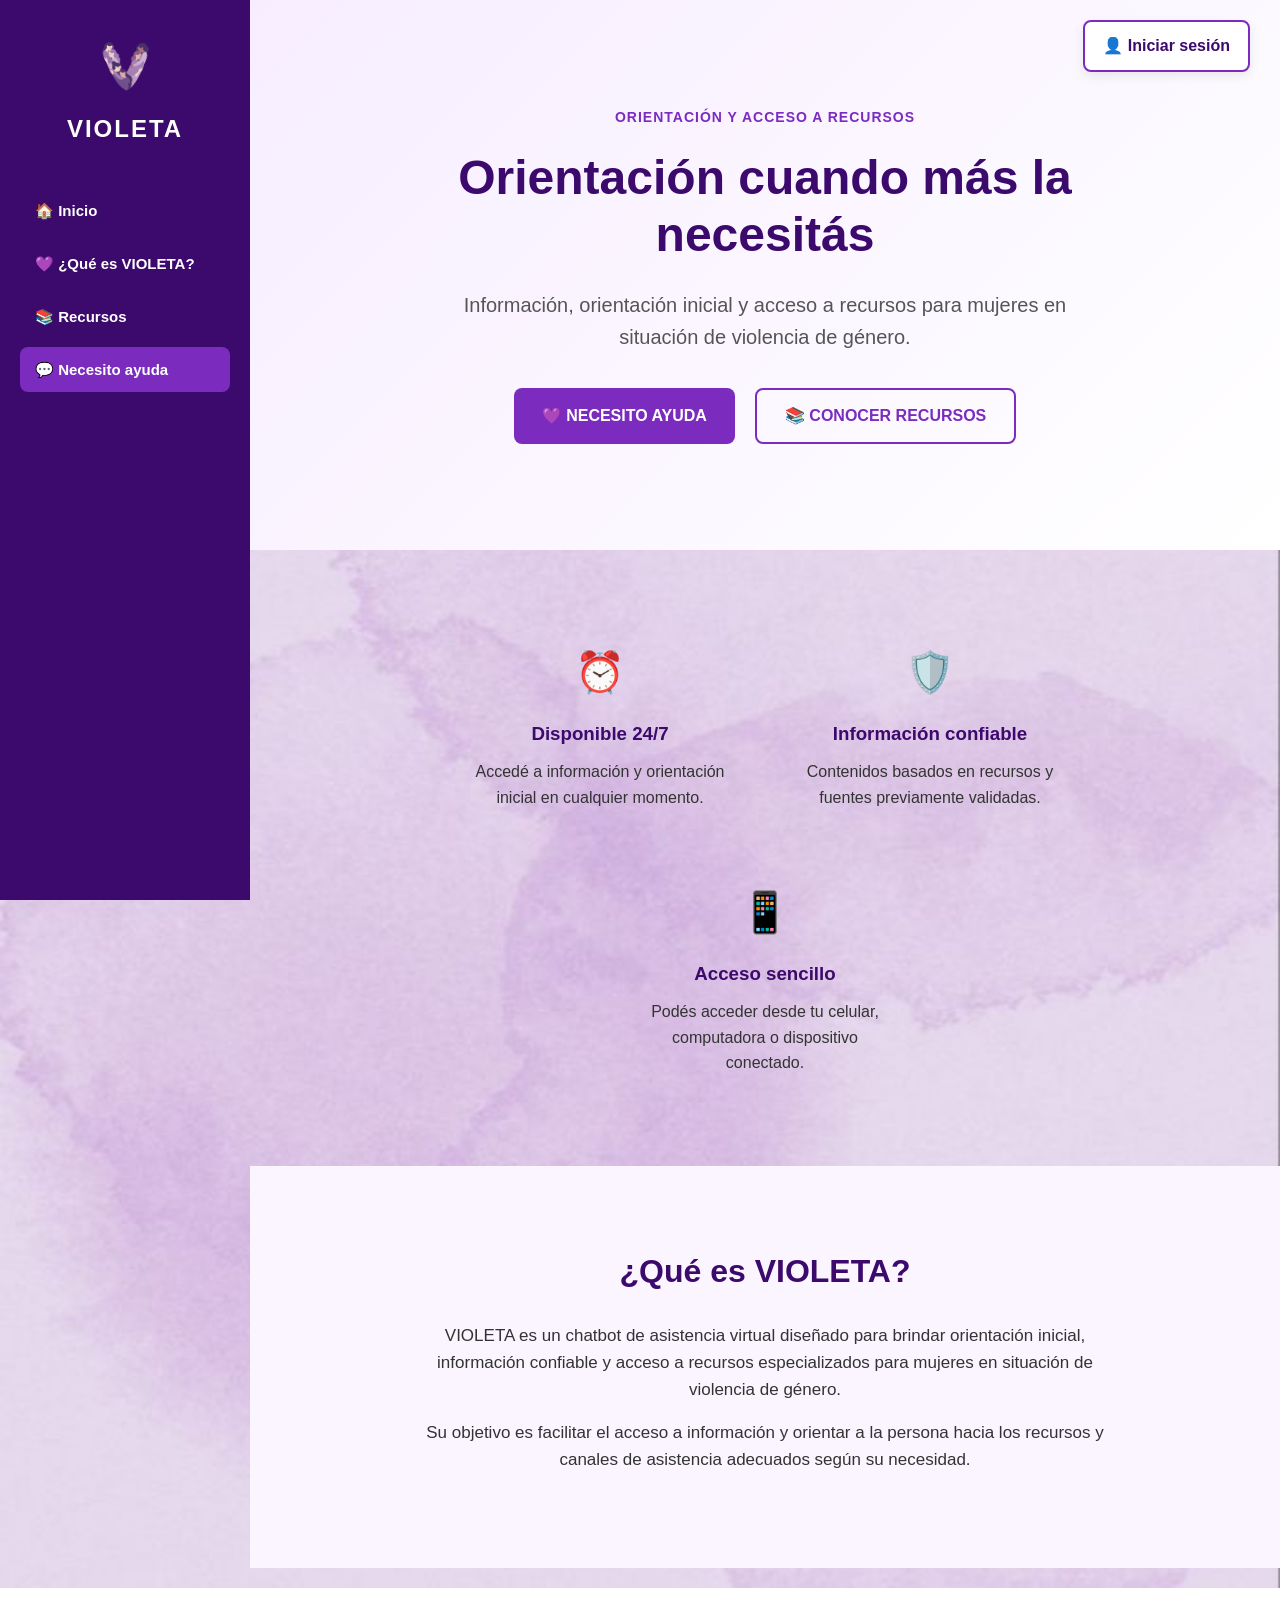
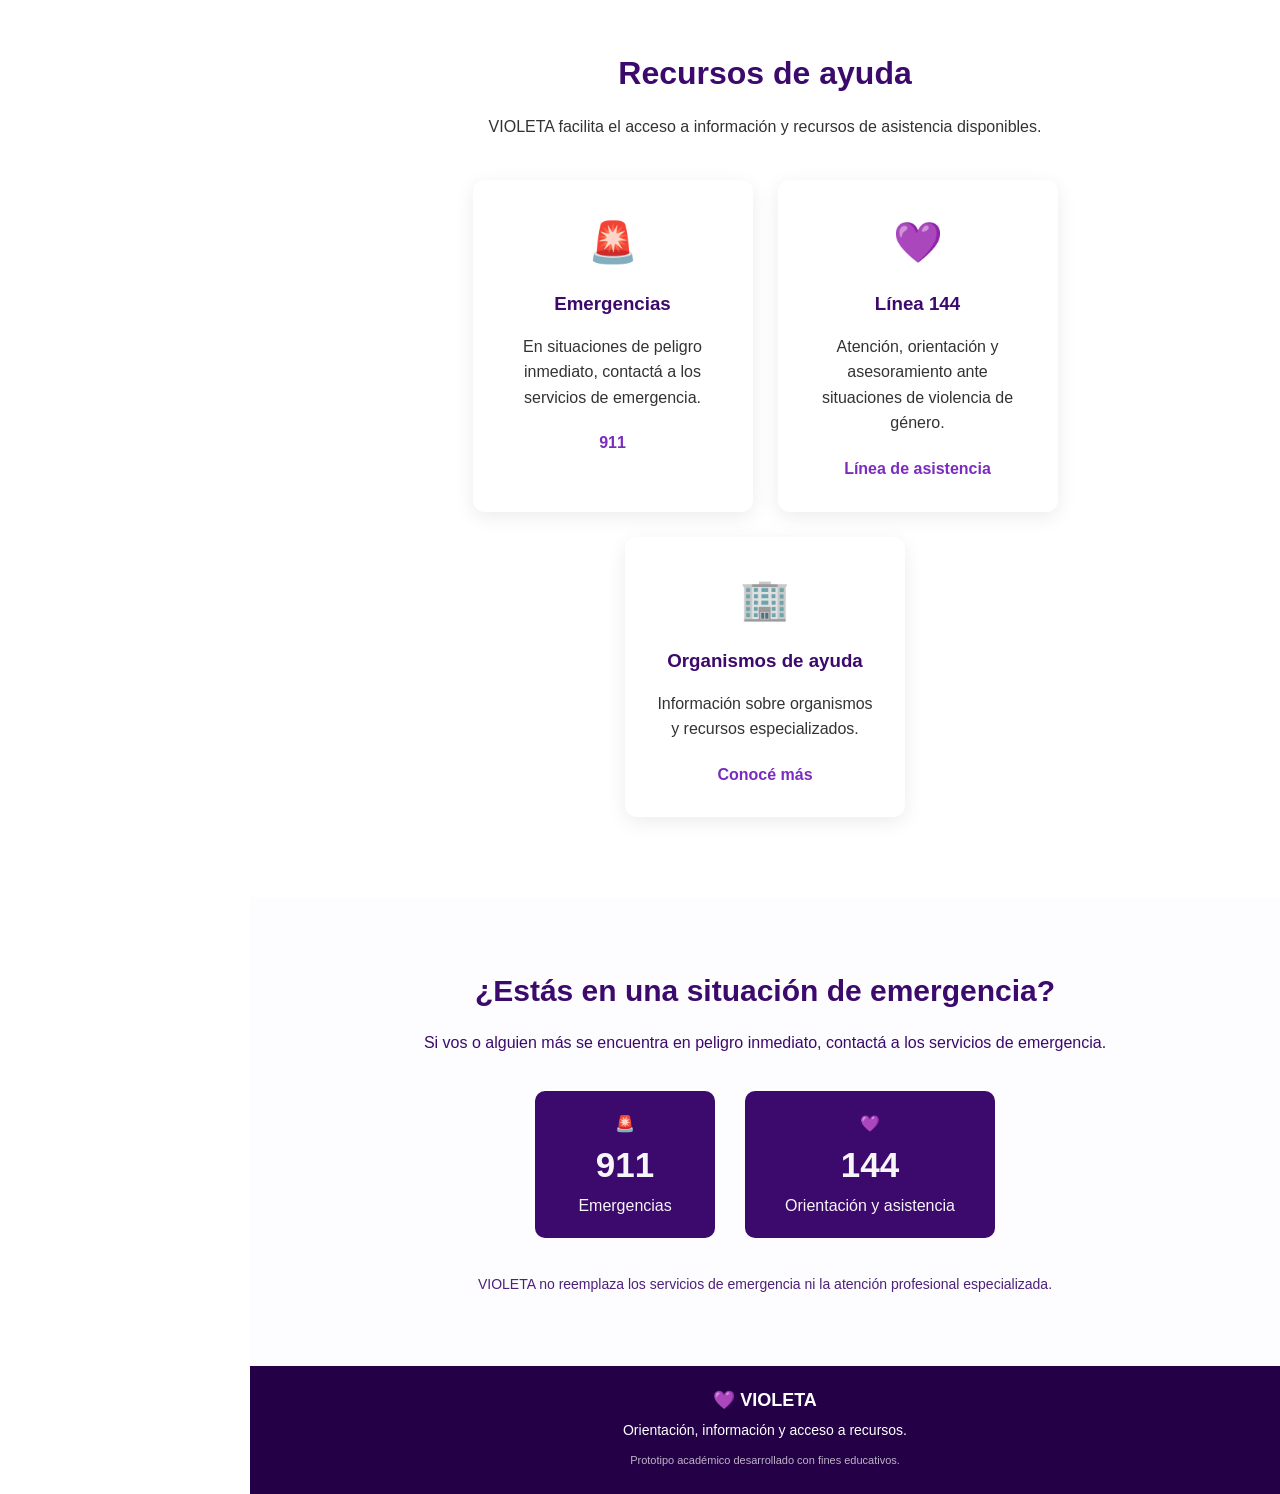
<file: index.html>
<!DOCTYPE html>
<html lang="es">

<head>
    <meta charset="UTF-8">

    <meta name="viewport" content="width=device-width, initial-scale=1.0">

    <title>VIOLETA | Asistencia y orientación</title>

    <link rel="stylesheet" href="css/styles.css">
</head>


<body>

    <!-- =========================
     MENÚ LATERAL
    ========================== -->

<header class="menu-principal">

    <!-- LOGO -->

    <div class="logo">

        <img
            src="img/logo.png"
            alt="Logo de VIOLETA">

        <span>
            VIOLETA
        </span>

    </div>


    <!-- NAVEGACIÓN -->

    <nav class="menu-lateral">

        <a href="index.html">
            🏠 Inicio
        </a>

        <a href="index.html#violeta">
            💜 ¿Qué es VIOLETA?
        </a>

        <a href="recursos.html">
            📚 Recursos
        </a>

        <a
            href="chatbot.html"
            class="nav-ayuda">

            💬 Necesito ayuda

        </a>

    </nav>

</header>

    <!-- =========================
     USUARIO
     ========================== -->
     
    <div
    
        id="zonaUsuario"
        class="zona-usuario">

    </div>


    <!-- CONTENIDO PRINCIPAL -->

    <main>


        <!-- SECCIÓN PRINCIPAL -->

        <section class="inicio" id="inicio">

            <div class="contenido-inicio">

                <p class="mensaje-superior">
                    ORIENTACIÓN Y ACCESO A RECURSOS
                </p>


                <h1>
                    Orientación cuando más la necesitás
                </h1>


                <p class="descripcion">

                    Información, orientación inicial y acceso a recursos
                    para mujeres en situación de violencia de género.

                </p>


                <!-- BOTONES -->

                <div class="botones">

                    <a href="chatbot.html" class="boton-principal">

                        💜 NECESITO AYUDA

                    </a>


                    <a href="recursos.html" class="boton-secundario">

                        📚 CONOCER RECURSOS

                    </a>

                </div>


            </div>

        </section>



        <!-- BENEFICIOS -->

        <section class="beneficios">

            <div class="beneficio">

                <div class="icono">
                    ⏰
                </div>

                <h3>
                    Disponible 24/7
                </h3>

                <p>
                    Accedé a información y orientación inicial
                    en cualquier momento.
                </p>

            </div>



            <div class="beneficio">

                <div class="icono">
                    🛡️
                </div>

                <h3>
                    Información confiable
                </h3>

                <p>
                    Contenidos basados en recursos y fuentes
                    previamente validadas.
                </p>

            </div>



            <div class="beneficio">

                <div class="icono">
                    📱
                </div>

                <h3>
                    Acceso sencillo
                </h3>

                <p>
                    Podés acceder desde tu celular,
                    computadora o dispositivo conectado.
                </p>

            </div>

        </section>



        <!-- ¿QUÉ ES VIOLETA? -->

        <section class="violeta-info" id="violeta">

            <h2>
                ¿Qué es VIOLETA?
            </h2>


            <p>

                VIOLETA es un chatbot de asistencia virtual diseñado
                para brindar orientación inicial, información confiable
                y acceso a recursos especializados para mujeres en
                situación de violencia de género.

            </p>


            <p>

                Su objetivo es facilitar el acceso a información y
                orientar a la persona hacia los recursos y canales
                de asistencia adecuados según su necesidad.

            </p>

        </section>



        <!-- RECURSOS -->

        <section class="recursos" id="recursos">

            <h2>
                Recursos de ayuda
            </h2>


            <p class="texto-recursos">

                VIOLETA facilita el acceso a información y recursos
                de asistencia disponibles.

            </p>


            <div class="tarjetas-recursos">


                <!-- TARJETA 1 -->

                <div class="tarjeta">

                    <div class="icono-recurso">

                        🚨

                    </div>


                    <h3>

                        Emergencias

                    </h3>


                    <p>

                        En situaciones de peligro inmediato,
                        contactá a los servicios de emergencia.

                    </p>


                    <strong>

                        911

                    </strong>

                </div>



                <!-- TARJETA 2 -->

                <div class="tarjeta">

                    <div class="icono-recurso">

                        💜

                    </div>


                    <h3>

                        Línea 144

                    </h3>


                    <p>

                        Atención, orientación y asesoramiento
                        ante situaciones de violencia de género.

                    </p>


                    <strong>

                        Línea de asistencia

                    </strong>

                </div>



                <!-- TARJETA 3 -->

                <div class="tarjeta">

                    <div class="icono-recurso">

                        🏢

                    </div>


                    <h3>

                        Organismos de ayuda

                    </h3>


                    <p>

                        Información sobre organismos y recursos
                        especializados.

                    </p>


                    <strong>

                        Conocé más

                    </strong>

                </div>


            </div>

        </section>



        <!-- ADVERTENCIA DE EMERGENCIA -->

        <section class="emergencia">

            <h2>

                ¿Estás en una situación de emergencia?

            </h2>


            <p>

                Si vos o alguien más se encuentra en peligro inmediato,
                contactá a los servicios de emergencia.

            </p>


            <div class="numeros-emergencia">

                <div>

                    🚨

                    <strong>
                        911
                    </strong>

                    <span>
                        Emergencias
                    </span>

                </div>


                <div>

                    💜

                    <strong>
                        144
                    </strong>

                    <span>
                        Orientación y asistencia
                    </span>

                </div>

            </div>


            <p class="aclaracion">

                VIOLETA no reemplaza los servicios de emergencia
                ni la atención profesional especializada.

            </p>

        </section>


    </main>



    <!-- PIE DE PÁGINA -->

    <footer>

        <h3>

            💜 VIOLETA

        </h3>


        <p>

            Orientación, información y acceso a recursos.

        </p>


        <p class="footer-aclaracion">

            Prototipo académico desarrollado con fines educativos.

        </p>

    </footer>

    <script src="js/sesion.js"></script>

</body>

</html>
</file>
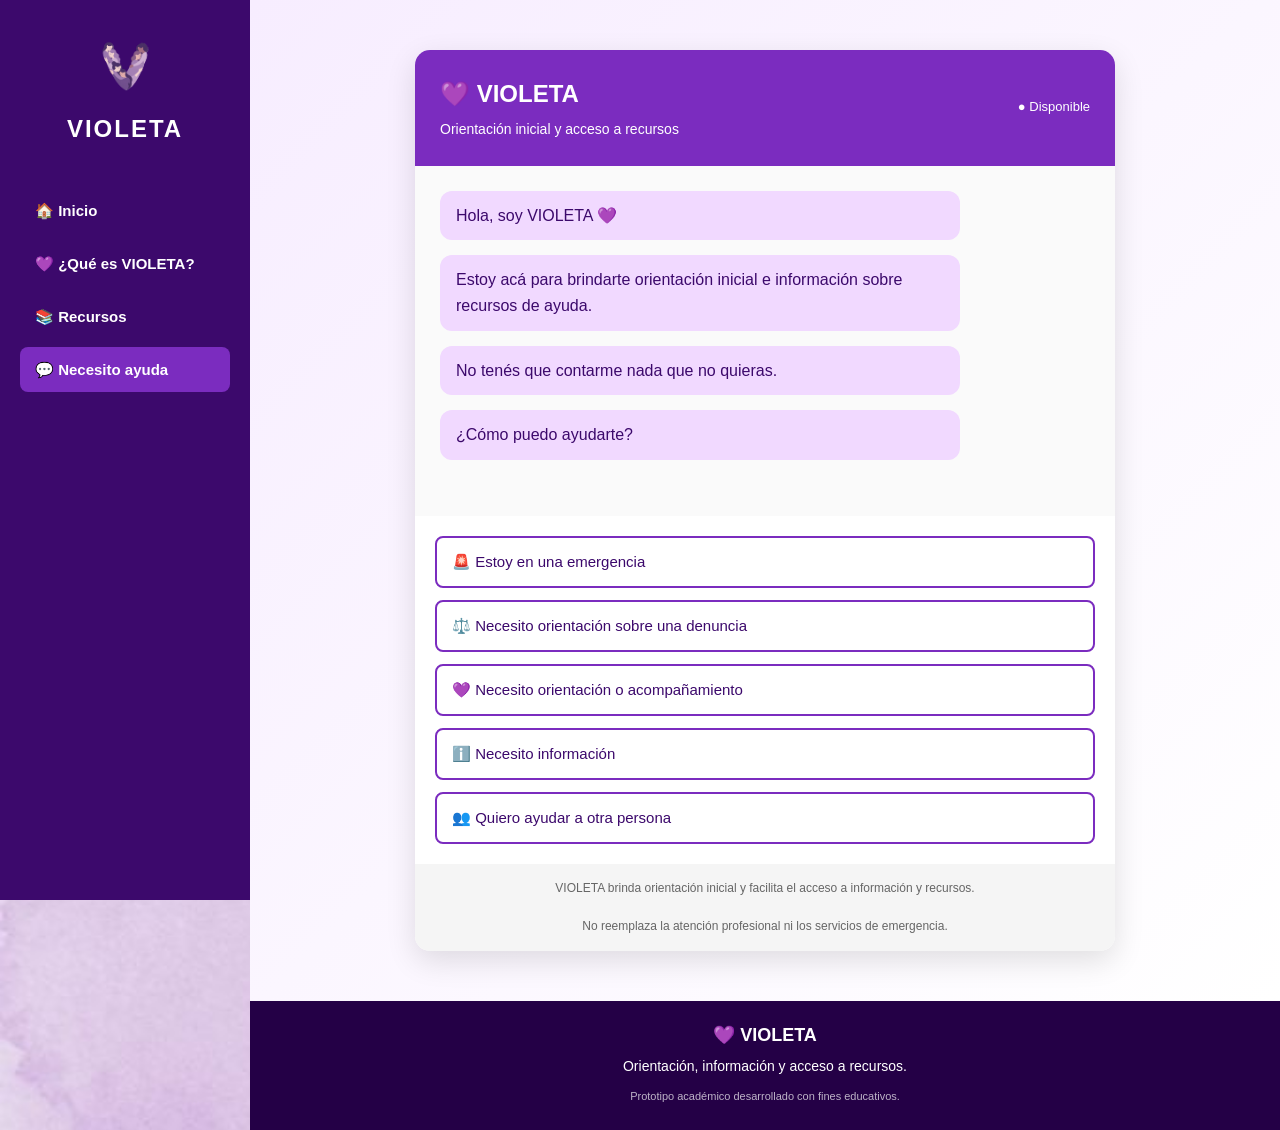
<file: chatbot.html>
<!DOCTYPE html>
<html lang="es">

<head>
    <meta charset="UTF-8">
    <meta name="viewport" content="width=device-width, initial-scale=1.0">

    <title>VIOLETA | Asistencia virtual</title>

    <link rel="stylesheet" href="css/styles.css">
</head>

<body>
    
    <!-- ENCABEZADO -->
     
    <header class="menu-principal">
        
        <div class="logo">
            
            <img
            
            src="img/logo.png"
            alt="Logo de VIOLETA">
            
            <span>
                
                VIOLETA
            
            </span>
        
        </div>
        
        <nav class="menu-lateral">
            
            <a href="index.html">
                
                🏠 Inicio
            
            </a>
            
            <a href="index.html#violeta">
                
                💜 ¿Qué es VIOLETA?
            
            </a>
            
            <a href="recursos.html">
                
                📚 Recursos
            
            </a>
            
            <a
            
                href="chatbot.html"
                class="nav-ayuda">
            
                💬 Necesito ayuda
            
            </a>
        
        </nav>
    
    </header>


    <!-- CHAT -->

    <main class="pagina-chatbot">

        <div class="chatbot-container">


            <!-- ENCABEZADO DEL CHAT -->

            <div class="chat-header">

                <div>

                    <h2>💜 VIOLETA</h2>

                    <p>
                        Orientación inicial y acceso a recursos
                    </p>

                </div>

                <span class="estado">
                    ● Disponible
                </span>

            </div>


            <!-- MENSAJES -->

            <div
                class="chat-mensajes"
                id="chatMensajes">

                <div class="mensaje violeta">
                    Hola, soy VIOLETA 💜
                </div>

                <div class="mensaje violeta">
                    Estoy acá para brindarte orientación inicial
                    e información sobre recursos de ayuda.
                </div>

                <div class="mensaje violeta">
                    No tenés que contarme nada que no quieras.
                </div>

                <div class="mensaje violeta">
                    ¿Cómo puedo ayudarte?
                </div>

            </div>


            <!-- OPCIONES -->

            <div
                class="opciones-chat"
                id="opcionesChat">

                <button onclick="mostrarEmergencia()">

                    🚨 Estoy en una emergencia

                </button>


                <button onclick="mostrarLegal()">

                    ⚖️ Necesito orientación
                    sobre una denuncia

                </button>


                <button onclick="mostrarContencion()">

                    💜 Necesito orientación
                    o acompañamiento

                </button>


                <button onclick="mostrarInformacion()">

                    ℹ️ Necesito información

                </button>


                <button onclick="mostrarAyudaOtraPersona()">

                    👥 Quiero ayudar a otra persona

                </button>

            </div>


            <!-- ACLARACIÓN -->

            <div class="chat-aclaracion">

                VIOLETA brinda orientación inicial y
                facilita el acceso a información y recursos.

                <br><br>

                No reemplaza la atención profesional
                ni los servicios de emergencia.

            </div>

        </div>

    </main>


    <!-- PIE -->

    <footer>

        <h3>💜 VIOLETA</h3>

        <p>
            Orientación, información y acceso a recursos.
        </p>

        <p class="footer-aclaracion">
            Prototipo académico desarrollado
            con fines educativos.
        </p>

    </footer>


    <!-- JAVASCRIPT -->

    <script src="js/chatbot.js"></script>
    <script src="js/sesion.js"></script>

</body>

</html>
</file>
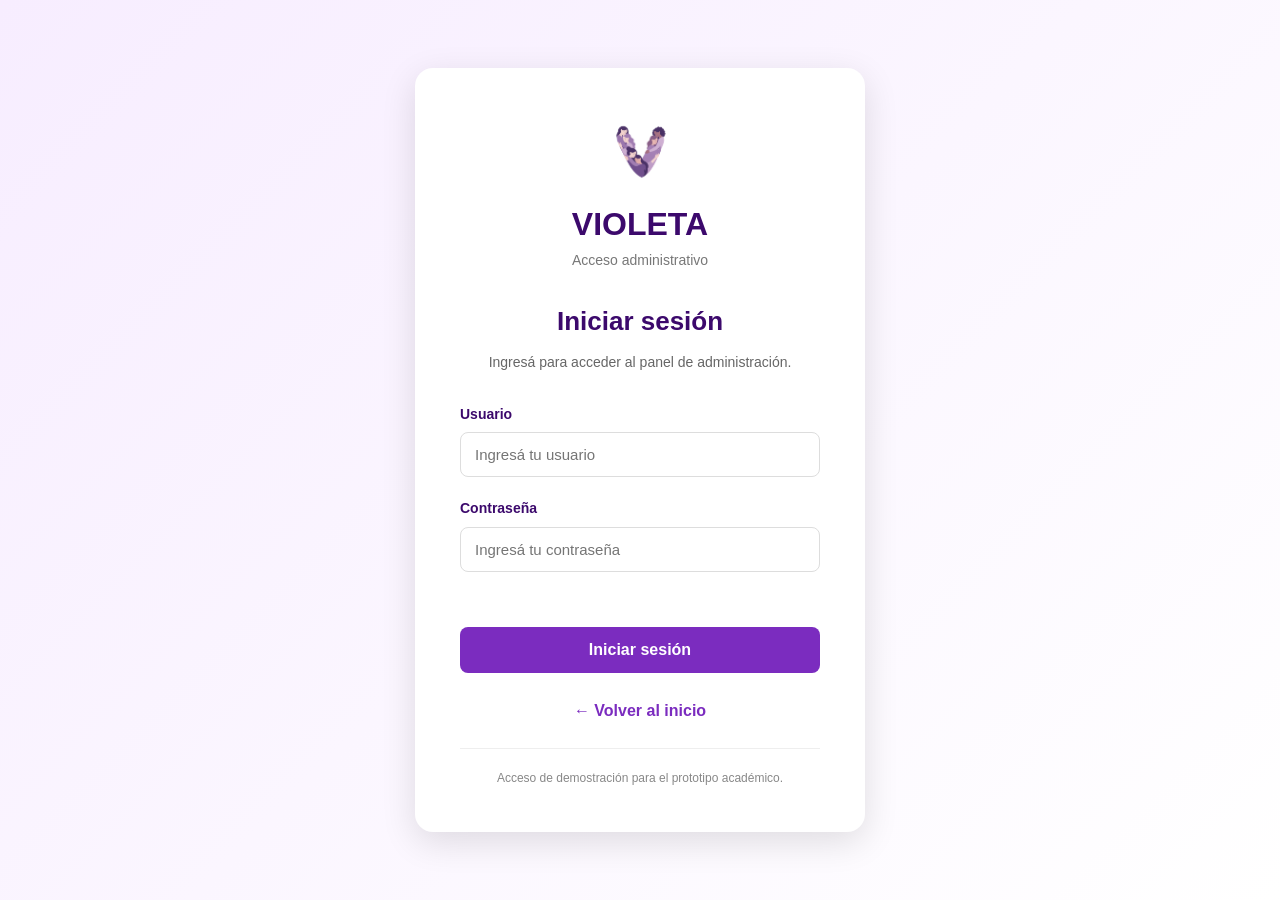
<file: dashboard.html>
<!DOCTYPE html>
<html lang="es">

<head>
    <meta charset="UTF-8">
    <meta name="viewport" content="width=device-width, initial-scale=1.0">

    <title>VIOLETA | Dashboard</title>

    <link rel="stylesheet" href="css/styles.css">
</head>

<body>

    <!-- =========================
         ENCABEZADO
    ========================== -->
    
    <header class="menu-principal">
        
        <div class="logo">
            
            <img
            
            src="img/logo.png"
            alt="Logo de VIOLETA">
            
            <span>
                
                VIOLETA
            
            </span>

        </div>
        
        <nav class="menu-lateral">
            
            <a href="index.html">
                
                🏠 Inicio
            
            </a>
            
            <a href="index.html#violeta">
                
                💜 ¿Qué es VIOLETA?
            
            </a>
            
            <a href="recursos.html">
                
                📚 Recursos
            
            </a>
            
            <a
            
                href="chatbot.html"
                class="nav-ayuda">

                💬 Necesito ayuda
            
            </a>
            
            <a
                href="dashboard.html"
                class="menu-admin-generado">

                📊 Dashboard

            </a>


            <a
                href="estadisticas.html"
                class="menu-admin-generado">

                📈 Estadísticas

            </a>

        </nav>

    </header>


    <!-- =========================
         DASHBOARD
    ========================== -->

    <main class="dashboard">


        <!-- TÍTULO -->

        <section class="dashboard-titulo">

            <p class="mensaje-superior">
                PANEL DE CONTROL
            </p>

            <h1>
                Dashboard de VIOLETA
            </h1>

            <p>
                Visualización general de las consultas
                realizadas al prototipo.
            </p>

        </section>


        <!-- =========================
             MÉTRICAS PRINCIPALES
        ========================== -->

        <section class="estadisticas-resumen">


            <!-- CONSULTAS -->

            <div class="dato-card">

                <span class="dato-icono">
                    💬
                </span>

                <h3>
                    Consultas totales
                </h3>

                <strong id="totalConsultas">
                    128
                </strong>

                <p>
                    Consultas registradas
                </p>

            </div>


            <!-- EMERGENCIAS -->

            <div class="dato-card">

                <span class="dato-icono">
                    🚨
                </span>

                <h3>
                    Emergencias
                </h3>

                <strong id="totalEmergencias">
                    18
                </strong>

                <p>
                    Consultas de emergencia
                </p>

            </div>


            <!-- ORIENTACIÓN LEGAL -->

            <div class="dato-card">

                <span class="dato-icono">
                    ⚖️
                </span>

                <h3>
                    Orientación legal
                </h3>

                <strong id="totalLegales">
                    35
                </strong>

                <p>
                    Consultas legales
                </p>

            </div>


            <!-- INFORMACIÓN -->

            <div class="dato-card">

                <span class="dato-icono">
                    ℹ️
                </span>

                <h3>
                    Información
                </h3>

                <strong id="totalInformacion">
                    75
                </strong>

                <p>
                    Consultas informativas
                </p>

            </div>


            <!-- AYUDA A OTRA PERSONA -->

            <div class="dato-card">

                <span class="dato-icono">
                    👥
                </span>

                <h3>
                    Ayuda a otra persona
                </h3>

                <strong id="totalAyuda">
                    24
                </strong>

                <p>
                    Consultas registradas
                </p>

            </div>


            <!-- RECURSOS -->

            <div class="dato-card">

                <span class="dato-icono">
                    📚
                </span>

                <h3>
                    Recursos consultados
                </h3>

                <strong id="totalRecursos">
                    96
                </strong>

                <p>
                    Accesos a recursos
                </p>

            </div>

        </section>


        <!-- =========================
             INDICADORES
        ========================== -->

        <section class="indicadores-dashboard">

            <h2>
                Indicadores del prototipo
            </h2>


            <div class="indicadores-grid">


                <div class="indicador">

                    <span>
                        📌
                    </span>

                    <div>

                        <strong>
                            Categoría más consultada
                        </strong>

                        <p>
                            Información
                        </p>

                    </div>

                </div>


                <div class="indicador">

                    <span>
                        🚨
                    </span>

                    <div>

                        <strong>
                            Consultas de emergencia
                        </strong>

                        <p>
                            18 consultas
                        </p>

                    </div>

                </div>


                <div class="indicador">

                    <span>
                        💜
                    </span>

                    <div>

                        <strong>
                            Orientación y acompañamiento
                        </strong>

                        <p>
                            Disponible mediante VIOLETA
                        </p>

                    </div>

                </div>


                <div class="indicador">

                    <span>
                        📚
                    </span>

                    <div>

                        <strong>
                            Recursos disponibles
                        </strong>

                        <p>
                            Acceso a información y asistencia
                        </p>

                    </div>

                </div>

            </div>

        </section>


        <!-- =========================
             ACCESOS RÁPIDOS
        ========================== -->

        <section class="dashboard-accesos">

            <h2>
                Accesos rápidos
            </h2>


            <div class="accesos-grid">


                <a
                    href="estadisticas.html"
                    class="acceso-card">

                    📊

                    <h3>
                        Ver estadísticas
                    </h3>

                    <p>
                        Analizar las consultas
                        realizadas.
                    </p>

                </a>


                <a
                    href="recursos.html"
                    class="acceso-card">

                    📚

                    <h3>
                        Consultar recursos
                    </h3>

                    <p>
                        Consultar los recursos
                        disponibles.
                    </p>

                </a>


                <a
                    href="chatbot.html"
                    class="acceso-card">

                    💜

                    <h3>
                        Probar chatbot
                    </h3>

                    <p>
                        Acceder al asistente
                        VIOLETA.
                    </p>

                </a>

            </div>

        </section>


        <!-- =========================
             AVISO
        ========================== -->

        <div class="dashboard-aviso">

            ⚠️ Los datos mostrados son simulados
            y corresponden al prototipo académico.

        </div>


    </main>


    <!-- =========================
         PIE DE PÁGINA
    ========================== -->

    <footer>

        <h3>

            💜 VIOLETA

        </h3>

        <p>

            Orientación, información y acceso a recursos.

        </p>

        <p class="footer-aclaracion">

            Prototipo académico desarrollado con fines educativos.

        </p>

    </footer>


    <!-- JAVASCRIPT -->

    <script src="js/dashboard.js"></script>
    <script src="js/sesion.js"></script>

</body>

</html>
</file>
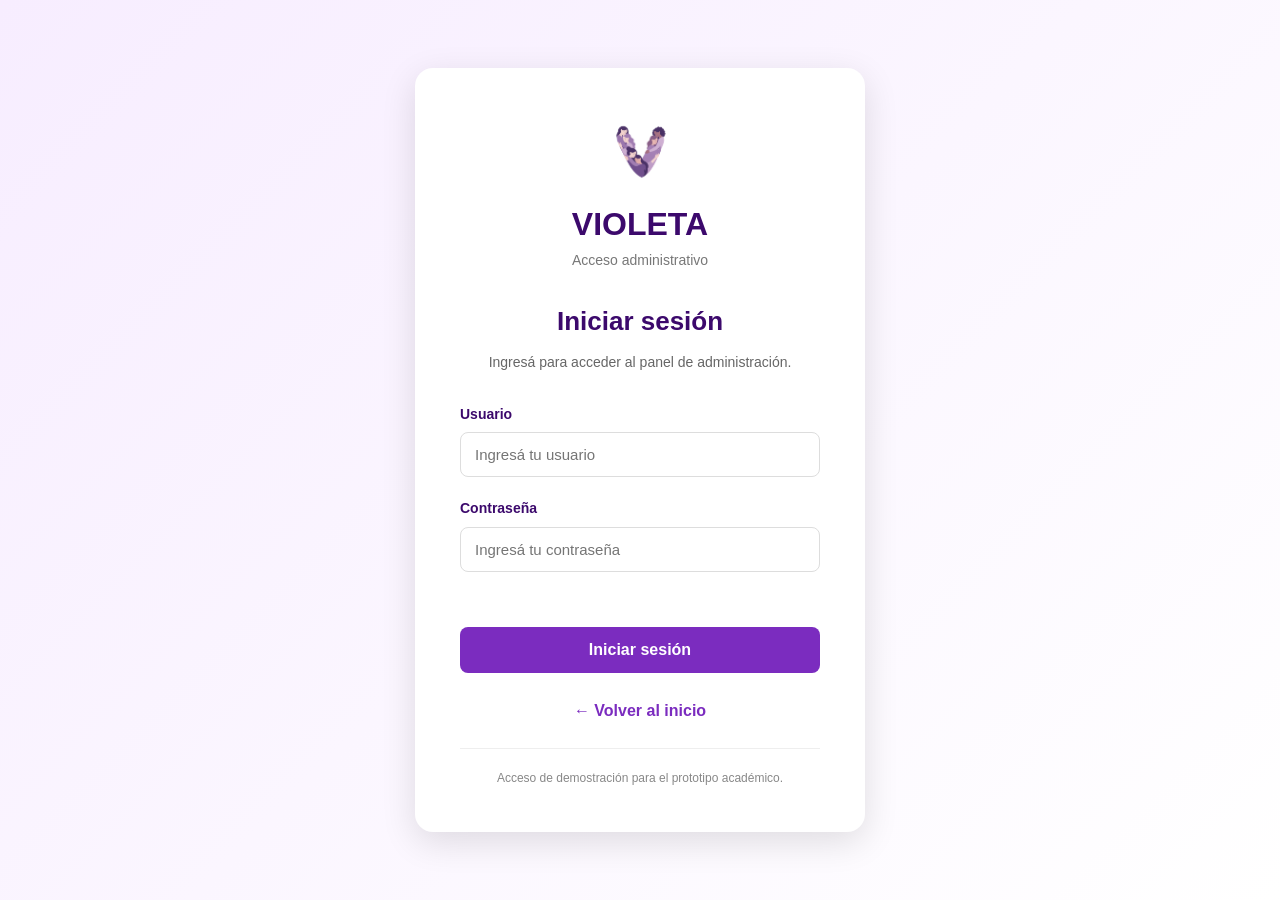
<file: estadisticas.html>
<!DOCTYPE html>
<html lang="es">

<head>

    <meta charset="UTF-8">

    <meta name="viewport" content="width=device-width, initial-scale=1.0">

    <title>VIOLETA | Estadísticas</title>

    <link rel="stylesheet" href="css/styles.css">

</head>


<body>


    <!-- ENCABEZADO -->
    
    <header class="menu-principal">
        
        <div class="logo">
            
            <img
            
            src="img/logo.png"
            alt="Logo de VIOLETA">
        
            <span>
                
                VIOLETA
            
            </span>

        </div>
    
        <nav class="menu-lateral">
            
            <a href="index.html">
                
                🏠 Inicio
        
            </a>
        
            <a href="index.html#violeta">
                
                💜 ¿Qué es VIOLETA?
        
            </a>
        
            <a href="recursos.html">
                
                📚 Recursos
        
            </a>
        
            <a
            
                href="chatbot.html"
                class="nav-ayuda">

                💬 Necesito ayuda
        
            </a>
        
            <a
                href="dashboard.html"
                class="menu-admin-generado">

                📊 Dashboard

            </a>


            <a
                href="estadisticas.html"
                class="menu-admin-generado">

                📈 Estadísticas

            </a>
    
        </nav>

    </header>

    <!-- =========================
         ESTADÍSTICAS
    ========================== -->

    <main class="estadisticas">


        <!-- TÍTULO -->

        <section class="estadisticas-titulo">

            <p class="mensaje-superior">
                ANÁLISIS DEL PROTOTIPO
            </p>

            <h1>
                Estadísticas
            </h1>

            <p>
                Información simulada sobre las consultas
                realizadas a VIOLETA.
            </p>

        </section>



        <!-- =========================
             RESUMEN
        ========================== -->

        <section class="resumen-estadisticas">


            <div>

                <strong>
                    128
                </strong>

                <span>
                    Consultas totales
                </span>

            </div>


            <div>

                <strong>
                    18
                </strong>

                <span>
                    Emergencias
                </span>

            </div>


            <div>

                <strong>
                    35
                </strong>

                <span>
                    Orientaciones legales
                </span>

            </div>


            <div>

                <strong>
                    75
                </strong>

                <span>
                    Consultas informativas
                </span>

            </div>


        </section>



        <!-- =========================
             GRÁFICO
        ========================== -->

        <section class="grafico-container">

            <h2>
                Consultas por categoría
            </h2>


            <!-- INFORMACIÓN -->

            <div class="barra">

                <span>
                    Información
                </span>

                <div class="barra-fondo">

                    <div
                        class="barra-valor"
                        style="width: 85%;">
                    </div>

                </div>

                <strong>
                    75
                </strong>

            </div>



            <!-- LEGAL -->

            <div class="barra">

                <span>
                    Orientación legal
                </span>

                <div class="barra-fondo">

                    <div
                        class="barra-valor"
                        style="width: 45%;">
                    </div>

                </div>

                <strong>
                    35
                </strong>

            </div>



            <!-- EMERGENCIAS -->

            <div class="barra">

                <span>
                    Emergencias
                </span>

                <div class="barra-fondo">

                    <div
                        class="barra-valor"
                        style="width: 25%;">
                    </div>

                </div>

                <strong>
                    18
                </strong>

            </div>


        </section>



        <!-- AVISO -->

        <p class="estadisticas-aviso">

            ⚠️ Los datos utilizados son ficticios y se incorporan
            únicamente con fines demostrativos para el prototipo.

        </p>


    </main>



    <!-- FOOTER -->

    <footer>

        <h3>

            💜 VIOLETA

        </h3>

        <p>

            Orientación, información y acceso a recursos.

        </p>


        <p class="footer-aclaracion">

            Prototipo académico desarrollado con fines educativos.

        </p>

    </footer>

    <script src="js/sesion.js"></script>

</body>

</html>
</file>
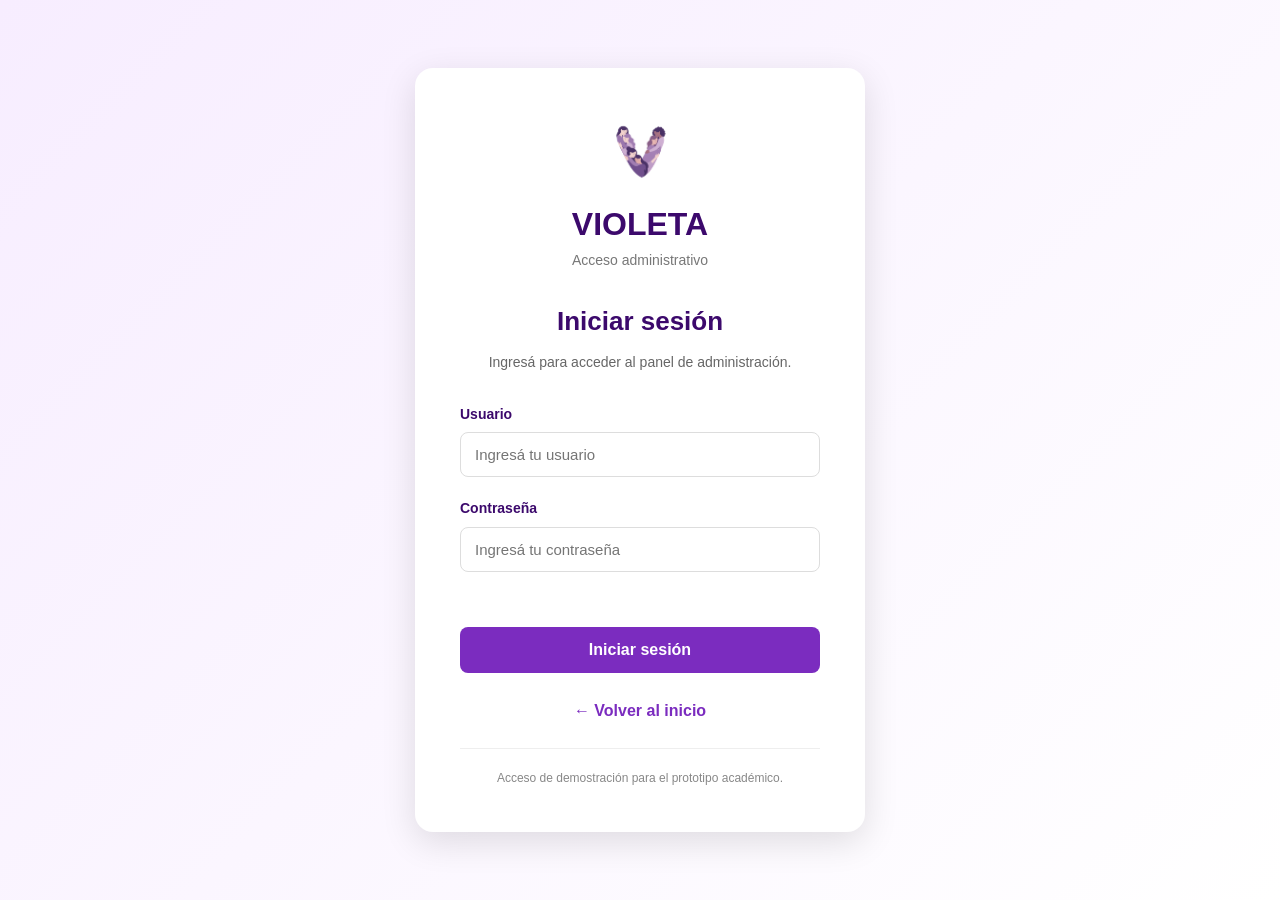
<file: login.html>
<!DOCTYPE html>
<html lang="es">

<head>

    <meta charset="UTF-8">

    <meta
        name="viewport"
        content="width=device-width, initial-scale=1.0">

    <title>VIOLETA | Iniciar sesión</title>

    <link
        rel="stylesheet"
        href="css/styles.css">

</head>


<body class="pagina-login">


    <!-- =========================
         LOGIN
    ========================== -->

    <main class="login-contenedor">


        <div class="login-card">


            <!-- LOGO -->

            <div class="login-logo">

                <img
                    src="img/logo.png"
                    alt="Logo de VIOLETA">

                <h1>
                    VIOLETA
                </h1>

                <p>
                    Acceso administrativo
                </p>

            </div>


            <!-- TÍTULO -->

            <div class="login-titulo">

                <h2>
                    Iniciar sesión
                </h2>

                <p>
                    Ingresá para acceder al panel
                    de administración.
                </p>

            </div>


            <!-- FORMULARIO -->

            <form
                id="formLogin"
                class="form-login">


                <!-- USUARIO -->

                <div class="campo-login">

                    <label for="usuario">
                        Usuario
                    </label>

                    <input
                        type="text"
                        id="usuario"
                        placeholder="Ingresá tu usuario"
                        required>

                </div>


                <!-- CONTRASEÑA -->

                <div class="campo-login">

                    <label for="contrasena">
                        Contraseña
                    </label>

                    <input
                        type="password"
                        id="contrasena"
                        placeholder="Ingresá tu contraseña"
                        required>

                </div>


                <!-- MENSAJE DE ERROR -->

                <p
                    id="mensajeLogin"
                    class="mensaje-login">
                </p>


                <!-- BOTÓN -->

                <button
                    type="submit"
                    class="boton-login">

                    Iniciar sesión

                </button>


            </form>


            <!-- VOLVER -->

            <a
                href="index.html"
                class="volver-inicio-login">

                ← Volver al inicio

            </a>


            <!-- ACLARACIÓN -->

            <p class="login-aviso">

                Acceso de demostración para el
                prototipo académico.

            </p>


        </div>


    </main>


    <!-- JAVASCRIPT -->

    <script src="js/sesion.js"></script>

</body>

</html>
</file>
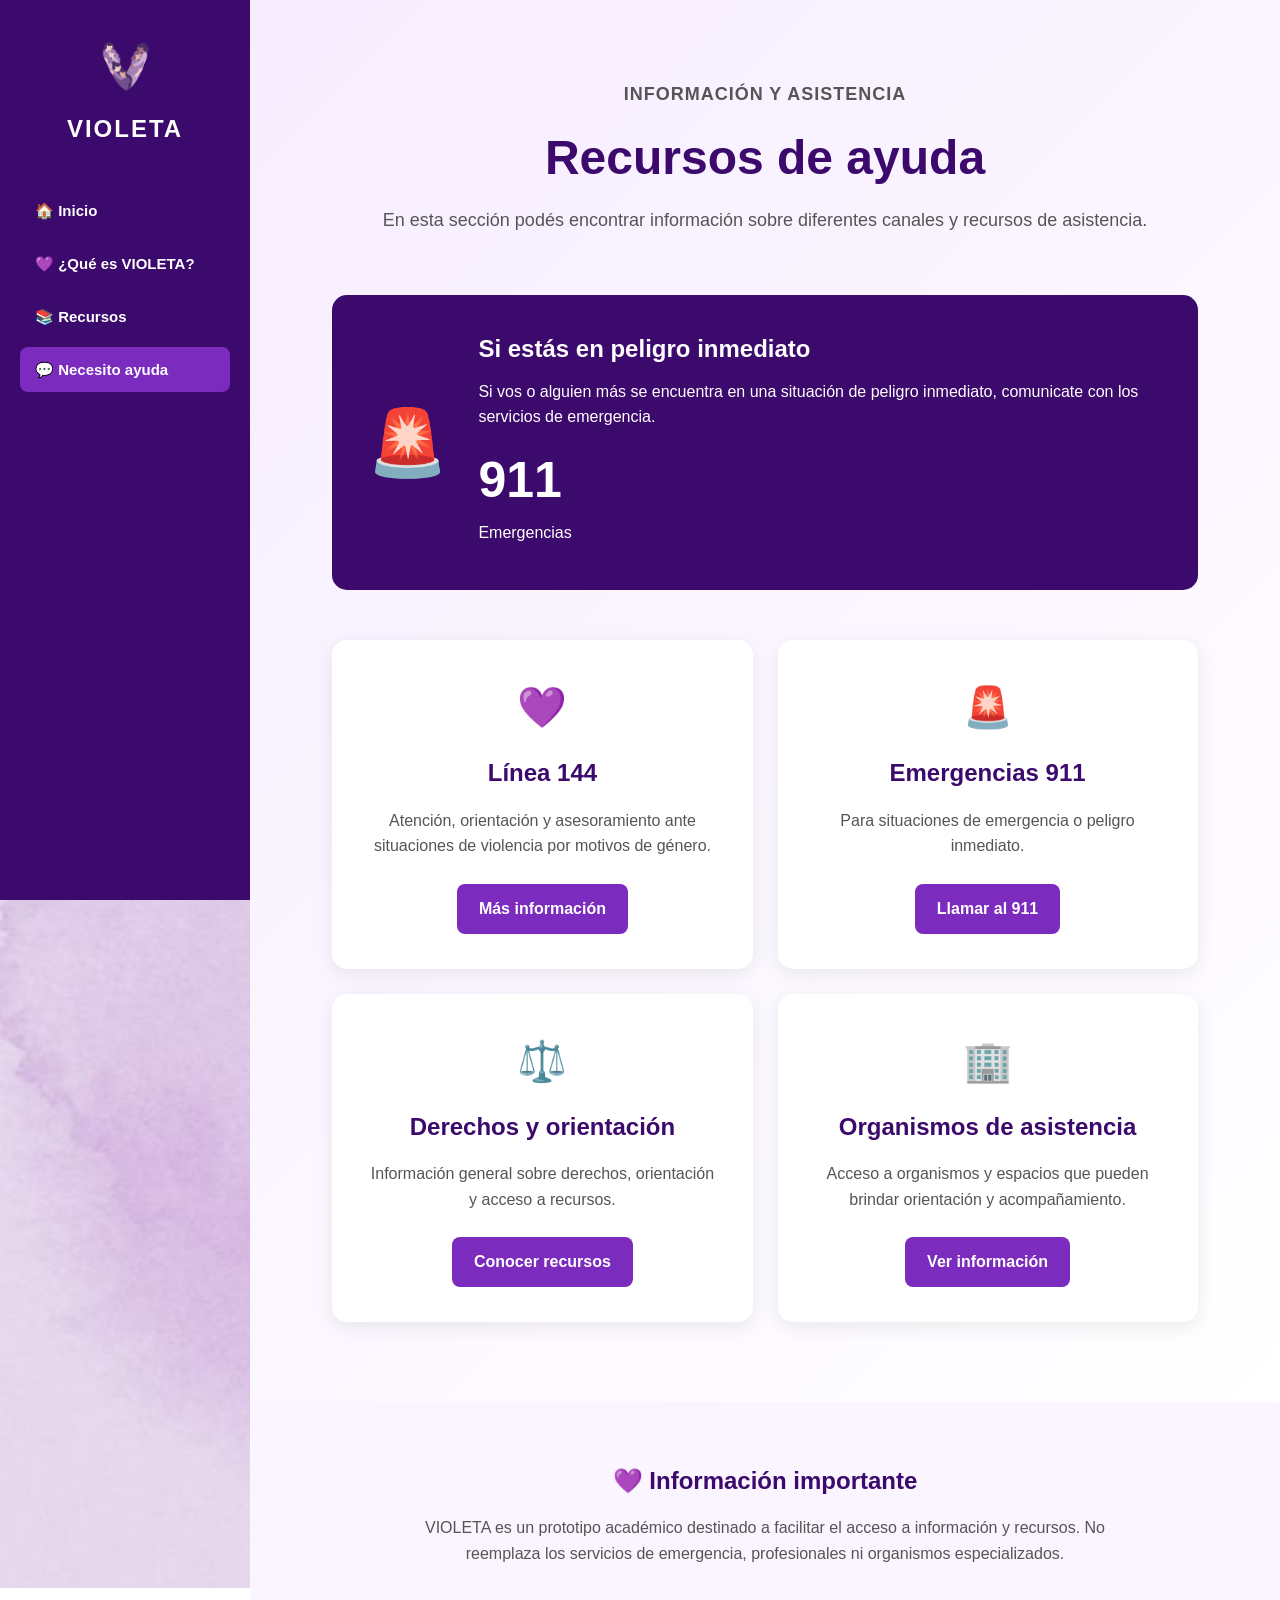
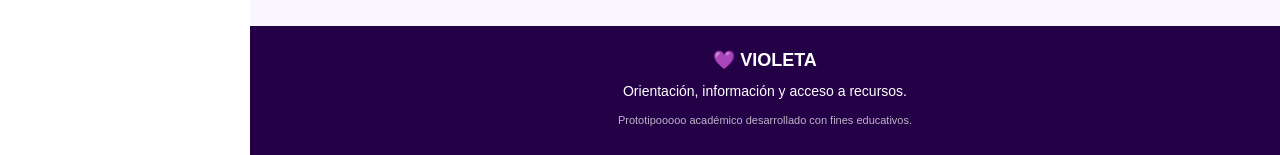
<file: recursos.html>
<!DOCTYPE html>
<html lang="es">

<head>

    <meta charset="UTF-8">

    <meta name="viewport" content="width=device-width, initial-scale=1.0">

    <title>VIOLETA | Recursos de ayuda</title>

    <link rel="stylesheet" href="css/styles.css">

</head>


<body>


    <!-- =========================
         ENCABEZADO
    ========================== -->

    <header class="menu-principal">

    <div class="logo">

        <img
            src="img/logo.png"
            alt="Logo de VIOLETA">

        <span>
            VIOLETA
        </span>

    </div>


    <nav class="menu-lateral">

        <a href="index.html">
            🏠 Inicio
        </a>

        <a href="index.html#violeta">
            💜 ¿Qué es VIOLETA?
        </a>

        <a href="recursos.html">
            📚 Recursos
        </a>

        <a
            href="chatbot.html"
            class="nav-ayuda">

            💬 Necesito ayuda

        </a>

    </nav>

</header>


    <!-- =========================
         CONTENIDO PRINCIPAL
    ========================== -->

    <main>


        <!-- TÍTULO -->

        <section class="pagina-recursos">

            <div class="titulo-pagina">

                <p class="mensaje-superior">
                    INFORMACIÓN Y ASISTENCIA
                </p>

                <h1>
                    Recursos de ayuda
                </h1>

                <p>
                    En esta sección podés encontrar información
                    sobre diferentes canales y recursos de asistencia.
                </p>

            </div>



            <!-- =========================
                 EMERGENCIA
            ========================== -->

            <div class="recurso-destacado">

                <div class="icono-recurso-grande">
                    🚨
                </div>

                <div>

                    <h2>
                        Si estás en peligro inmediato
                    </h2>

                    <p>
                        Si vos o alguien más se encuentra en una
                        situación de peligro inmediato, comunicate
                        con los servicios de emergencia.
                    </p>

                    <div class="numero-grande">
                        911
                    </div>

                    <p>
                        Emergencias
                    </p>

                </div>

            </div>



            <!-- =========================
                 TARJETAS DE RECURSOS
            ========================== -->

            <div class="lista-recursos">


                <!-- RECURSO 1 -->

                <article class="recurso-card">

                    <div class="icono-recurso">
                        💜
                    </div>

                    <h2>
                        Línea 144
                    </h2>

                    <p>
                        Atención, orientación y asesoramiento
                        ante situaciones de violencia por motivos
                        de género.
                    </p>

                    <a
                        href="https://www.argentina.gob.ar/linea-144"
                        target="_blank"
                        class="boton-recurso">

                        Más información

                    </a>

                </article>



                <!-- RECURSO 2 -->

                <article class="recurso-card">

                    <div class="icono-recurso">
                        🚨
                    </div>

                    <h2>
                        Emergencias 911
                    </h2>

                    <p>
                        Para situaciones de emergencia o peligro
                        inmediato.
                    </p>

                    <a
                        href="tel:911"
                        class="boton-recurso">

                        Llamar al 911

                    </a>

                </article>



                <!-- RECURSO 3 -->

                <article class="recurso-card">

                    <div class="icono-recurso">
                        ⚖️
                    </div>

                    <h2>
                        Derechos y orientación
                    </h2>

                    <p>
                        Información general sobre derechos,
                        orientación y acceso a recursos.
                    </p>

                    <a
                        href="https://www.argentina.gob.ar"
                        target="_blank"
                        class="boton-recurso">

                        Conocer recursos

                    </a>

                </article>



                <!-- RECURSO 4 -->

                <article class="recurso-card">

                    <div class="icono-recurso">
                        🏢
                    </div>

                    <h2>
                        Organismos de asistencia
                    </h2>

                    <p>
                        Acceso a organismos y espacios que pueden
                        brindar orientación y acompañamiento.
                    </p>

                    <a
                        href="https://www.argentina.gob.ar"
                        target="_blank"
                        class="boton-recurso">

                        Ver información

                    </a>

                </article>


            </div>

        </section>



        <!-- =========================
             AVISO
        ========================== -->

        <section class="aviso-recursos">

            <h2>
                💜 Información importante
            </h2>

            <p>
                VIOLETA es un prototipo académico destinado a
                facilitar el acceso a información y recursos.
                No reemplaza los servicios de emergencia,
                profesionales ni organismos especializados.
            </p>

        </section>


    </main>



    <!-- =========================
         PIE DE PÁGINA
    ========================== -->

    <footer>

        <h3>
            💜 VIOLETA
        </h3>

        <p>
            Orientación, información y acceso a recursos.
        </p>

        <p class="footer-aclaracion">
            Prototipooooo académico desarrollado con fines educativos.
        </p>

    </footer>

    <script src="js/sesion.js"></script>

</body>

</html>
</file>
<file: css/styles.css>
/* =========================
   CONFIGURACIÓN GENERAL
========================= */
body {
    margin: 0;
    min-height: 100vh;

    background-image: url("../img/fondodepantalla.jpg");

    background-size: cover;
    background-position: center;
    background-repeat: no-repeat;
    background-attachment: fixed;
}

* {
    margin: 0;
    padding: 0;
    box-sizing: border-box;
}

html {
    scroll-behavior: smooth;
}

body {
    font-family: Arial, Helvetica, sans-serif;
    background-color: #ffffff;
    color: #333333;
    line-height: 1.6;
}


/* =========================
   ENCABEZADObackground-color: white;
========================= */

header {
    display: flex;
    justify-content: space-between;
    align-items: center;

    padding: 15px 8%;

    border-bottom: 1px solid #eeeeee;

    position: sticky;
    top: 0;
    z-index: 1000;
}


/* LOGO */

.logo {
    display: flex;
    align-items: center;
    gap: 10px;

    font-size: 24px;
    font-weight: bold;

    color: #7b2cbf;
}

.logo img {
    width: 45px;
    height: 45px;

    object-fit: contain;
}


/* =========================
   MENÚ
========================= */

nav {
    display: flex;
    align-items: center;
    gap: 25px;
}

nav a {
    text-decoration: none;

    color: #555555;

    font-weight: bold;

    transition: 0.3s;
}

nav a:hover {
    color: #7b2cbf;
}


/* BOTÓN DEL MENÚ */

.nav-ayuda {
    background-color: #7b2cbf;

    color: white !important;

    padding: 10px 18px;

    border-radius: 8px;
}

.nav-ayuda:hover {
    background-color: #5a189a;
}


/* =========================
   SECCIÓN PRINCIPAL
========================= */

.inicio {
    min-height: 550px;

    display: flex;
    align-items: center;
    justify-content: center;

    text-align: center;

    padding: 80px 20px;

    background: linear-gradient(
        135deg,
        #f7edff,
        #ffffff
    );
}

.contenido-inicio {
    max-width: 800px;
}

.mensaje-superior {
    color: #7b2cbf;

    font-size: 14px;

    font-weight: bold;

    letter-spacing: 1px;

    margin-bottom: 20px;
}

h1 {
    font-size: 48px;

    color: #3c096c;

    margin-bottom: 25px;

    line-height: 1.2;
}

.descripcion {
    font-size: 20px;

    color: #555555;

    max-width: 650px;

    margin: auto;
}


/* =========================
   BOTONES PRINCIPALES
========================= */

.botones {
    margin-top: 35px;

    display: flex;

    justify-content: center;

    gap: 20px;

    flex-wrap: wrap;
}

.boton-principal {
    background-color: #7b2cbf;

    color: white;

    padding: 15px 28px;

    border-radius: 8px;

    text-decoration: none;

    font-weight: bold;

    transition: 0.3s;
}

.boton-principal:hover {
    background-color: #5a189a;

    transform: translateY(-2px);
}

.boton-secundario {
    border: 2px solid #7b2cbf;

    color: #7b2cbf;

    padding: 13px 28px;

    border-radius: 8px;

    text-decoration: none;

    font-weight: bold;

    transition: 0.3s;
}

.boton-secundario:hover {
    background-color: #f1d9ff;
}


/* =========================
   BENEFICIOS
========================= */

.beneficios {
    display: flex;

    justify-content: center;

    gap: 30px;

    padding: 70px 8%;

    flex-wrap: wrap;
}

.beneficio {
    max-width: 300px;

    text-align: center;

    padding: 20px;
}

.icono {
    font-size: 40px;

    margin-bottom: 15px;
}

.beneficio h3 {
    margin-bottom: 10px;

    color: #3c096c;
}


/* =========================
   ¿QUÉ ES VIOLETA?
========================= */

.violeta-info {
    background-color: #faf5ff;
    
    padding: 80px 15%;

    text-align: center;
}

.violeta-info h2 {
    font-size: 32px;

    color: #3c096c;

    margin-bottom: 25px;
}

.violeta-info p {
    max-width: 800px;

    margin: 15px auto;

    font-size: 17px;
}


/* =========================
   RECURSOS
========================= */

.recursos {
    padding: 80px 8%;

    text-align: center;
}

.recursos h2 {
    font-size: 32px;

    color: #3c096c;
}

.texto-recursos {
    margin: 15px 0 40px;
}

.tarjetas-recursos {
    display: flex;

    justify-content: center;

    gap: 25px;

    flex-wrap: wrap;
}

.tarjeta {
    width: 280px;

    padding: 30px;

    border-radius: 12px;

    background-color: white;

    box-shadow: 0px 5px 20px rgba(0,0,0,0.08);

    transition: 0.3s;
}

.tarjeta:hover {
    transform: translateY(-5px);

    box-shadow: 0px 10px 25px rgba(0,0,0,0.12);
}

.icono-recurso {
    font-size: 40px;

    margin-bottom: 15px;
}

.tarjeta h3 {
    color: #3c096c;

    margin-bottom: 15px;
}

.tarjeta p {
    margin-bottom: 20px;
}

.tarjeta strong {
    color: #7b2cbf;
}


/* =========================
   EMERGENCIA
========================= */

.emergencia {
    background-color: #fdfcfe;

    color: #3c096c;

    padding: 70px 20px;

    text-align: center;
}

.emergencia h2 {
    font-size: 30px;

    margin-bottom: 15px;
}

.numeros-emergencia {
    display: flex;

    justify-content: center;

    gap: 30px;

    margin: 35px 0;

    flex-wrap: wrap;
}

.numeros-emergencia div {
    background-color: #3c096c;

    color: #f6f5f8;

    padding: 20px 40px;

    border-radius: 10px;

    display: flex;

    flex-direction: column;

    min-width: 180px;
}

.numeros-emergencia strong {
    font-size: 35px;
}

.aclaracion {
    font-size: 14px;

    opacity: 0.9;
}


/* =========================
   FOOTER
========================= */

footer {
    background-color: #240046;

    color: white;

    text-align: center;

    padding: 20px 20px;
}

footer h3 {
    margin-top: 0;
    margin-bottom: 5px;
    font-size: 18px;
}

footer p {
    margin: 5px 0;
    font-size: 14px;
}

.footer-aclaracion {
    font-size: 11px;

    opacity: 0.7;

    margin-top: 10px;
}

/* =========================
   CHATBOT
========================= */

.pagina-chatbot {
    min-height: calc(100vh - 80px);

    display: flex;

    justify-content: center;

    align-items: center;

    padding: 50px 20px;

    background: linear-gradient(
        135deg,
        #f7edff,
        #ffffff
    );
}

.chatbot-container {
    width: 100%;

    max-width: 700px;

    background-color: white;

    border-radius: 15px;

    overflow: hidden;

    box-shadow: 0px 10px 30px rgba(0,0,0,0.12);
}


/* ENCABEZADO DEL CHAT */

.chat-header {
    background-color: #7b2cbf;

    color: white;

    padding: 25px;

    display: flex;

    justify-content: space-between;

    align-items: center;
}

.chat-header h2 {
    margin-bottom: 5px;
}

.chat-header p {
    font-size: 14px;
}

.estado {
    font-size: 13px;
}


/* MENSAJES */

.chat-mensajes {
    height: 350px;

    overflow-y: auto;

    padding: 25px;

    background-color: #fafafa;
}

.mensaje {
    padding: 12px 16px;

    margin-bottom: 15px;

    border-radius: 12px;

    max-width: 80%;
}

.mensaje.violeta {
    background-color: #f1d9ff;

    color: #3c096c;
}


/* MENSAJE DEL USUARIO */

.mensaje.usuario {
    background-color: #7b2cbf;

    color: white;

    margin-left: auto;
}


/* OPCIONES */

.opciones-chat {
    padding: 20px;

    display: flex;

    flex-direction: column;

    gap: 12px;
}

.opciones-chat button {
    padding: 15px;

    border: 2px solid #7b2cbf;

    background-color: white;

    color: #3c096c;

    border-radius: 8px;

    cursor: pointer;

    font-size: 15px;

    text-align: left;

    transition: 0.3s;
}

.opciones-chat button:hover {
    background-color: #f7edff;

    transform: translateX(3px);
}


/* ACLARACIÓN */

.chat-aclaracion {
    background-color: #f5f5f5;

    padding: 15px 25px;

    text-align: center;

    font-size: 12px;

    color: #666666;
}


/* =========================
   RESPONSIVE - CELULAR
========================= */

@media (max-width: 768px) {

    header {
        flex-direction: column;

        gap: 15px;

        padding: 15px 20px;
    }

    nav {
        gap: 10px;

        flex-wrap: wrap;

        justify-content: center;
    }

    nav a {
        font-size: 14px;
    }

    h1 {
        font-size: 34px;
    }

    .descripcion {
        font-size: 17px;
    }

    .violeta-info {
        padding: 60px 25px;
    }

    .inicio {
        padding: 60px 20px;
    }

    .chat-header {
        flex-direction: column;

        align-items: flex-start;

        gap: 10px;
    }

    .chat-mensajes {
        height: 400px;
    }
}

/* =========================
   PÁGINA DE RECURSOS
========================= */

.pagina-recursos {

    padding: 80px 8%;

    background: linear-gradient(
        135deg,
        #f7edff,
        #ffffff
    );

}


.titulo-pagina {

    text-align: center;

    max-width: 800px;

    margin: 0 auto 60px;

}


.titulo-pagina h1 {

    margin-bottom: 20px;

}


.titulo-pagina p {

    font-size: 18px;

    color: #555555;

}


/* =========================
   RECURSO DESTACADO
========================= */

.recurso-destacado {

    max-width: 900px;

    margin: 0 auto 50px;

    padding: 35px;

    background-color: #3c096c;

    color: white;

    border-radius: 15px;

    display: flex;

    align-items: center;

    gap: 30px;

}


.icono-recurso-grande {

    font-size: 65px;

}


.recurso-destacado h2 {

    margin-bottom: 10px;

}


.recurso-destacado p {

    margin-bottom: 10px;

}


.numero-grande {

    font-size: 50px;

    font-weight: bold;

}


/* =========================
   LISTA DE RECURSOS
========================= */

.lista-recursos {

    max-width: 1100px;

    margin: auto;

    display: grid;

    grid-template-columns: repeat(2, 1fr);

    gap: 25px;

}


/* =========================
   TARJETAS
========================= */

.recurso-card {

    background-color: white;

    padding: 35px;

    border-radius: 15px;

    text-align: center;

    box-shadow: 0 5px 20px rgba(0,0,0,0.08);

    transition: 0.3s;

}


.recurso-card:hover {

    transform: translateY(-5px);

}


.recurso-card h2 {

    color: #3c096c;

    margin-bottom: 15px;

}


.recurso-card p {

    color: #555555;

    margin-bottom: 25px;

}


/* =========================
   BOTONES DE RECURSOS
========================= */

.boton-recurso {

    display: inline-block;

    background-color: #7b2cbf;

    color: white;

    text-decoration: none;

    padding: 12px 22px;

    border-radius: 8px;

    font-weight: bold;

    transition: 0.3s;

}


.boton-recurso:hover {

    background-color: #5a189a;

}


/* =========================
   AVISO
========================= */

.aviso-recursos {

    padding: 60px 20px;

    text-align: center;

    background-color: #faf5ff;

}


.aviso-recursos h2 {

    color: #3c096c;

    margin-bottom: 15px;

}


.aviso-recursos p {

    max-width: 750px;

    margin: auto;

    color: #555555;

}


/* =========================
   RECURSOS EN CELULAR
========================= */

@media (max-width: 768px) {

    .lista-recursos {

        grid-template-columns: 1fr;

    }


    .recurso-destacado {

        flex-direction: column;

        text-align: center;

    }

}

/* =========================
   DASHBOARD
========================= */

.dashboard {

    min-height: calc(100vh - 80px);

    padding: 70px 8%;

    background-color: #faf5ff;

}


.dashboard-titulo {

    text-align: center;

    margin-bottom: 50px;

}


.dashboard-titulo h1 {

    margin-bottom: 15px;

}


.dashboard-titulo p {

    color: #555555;

}


/* =========================
   TARJETAS DE DATOS
========================= */

.estadisticas-resumen {

    display: grid;

    grid-template-columns: repeat(4, 1fr);

    gap: 25px;

    max-width: 1100px;

    margin: auto;

}


.dato-card {

    background-color: white;

    padding: 30px;

    border-radius: 15px;

    text-align: center;

    box-shadow: 0 5px 20px rgba(0,0,0,0.08);

}


.dato-icono {

    font-size: 35px;

    display: block;

    margin-bottom: 10px;

}


.dato-card h3 {

    color: #3c096c;

    margin-bottom: 10px;

}


.dato-card strong {

    display: block;

    font-size: 40px;

    color: #7b2cbf;

}


.dato-card p {

    color: #777777;

    font-size: 14px;

}


/* =========================
   ACCESOS RÁPIDOS
========================= */

.dashboard-accesos {

    max-width: 1100px;

    margin: 70px auto 30px;

}


.dashboard-accesos h2 {

    color: #3c096c;

    margin-bottom: 25px;

}


.accesos-grid {

    display: grid;

    grid-template-columns: repeat(3, 1fr);

    gap: 25px;

}


.acceso-card {

    background-color: white;

    padding: 30px;

    border-radius: 15px;

    text-decoration: none;

    color: #333333;

    box-shadow: 0 5px 20px rgba(0,0,0,0.08);

    transition: 0.3s;

}


.acceso-card:hover {

    transform: translateY(-5px);

}


.acceso-card h3 {

    color: #3c096c;

    margin: 10px 0;

}


.acceso-card p {

    color: #666666;

}


/* =========================
   AVISO
========================= */

.dashboard-aviso {

    text-align: center;

    margin-top: 40px;

    font-size: 13px;

    color: #777777;

}


/* =========================
   DASHBOARD EN CELULAR
========================= */

@media (max-width: 900px) {

    .estadisticas-resumen {

        grid-template-columns: repeat(2, 1fr);

    }


    .accesos-grid {

        grid-template-columns: 1fr;

    }

}


@media (max-width: 600px) {

    .estadisticas-resumen {

        grid-template-columns: 1fr;

    }

}

/* =========================
   ESTADÍSTICAS
========================= */

.estadisticas {

    min-height: calc(100vh - 80px);

    padding: 70px 8%;

    background-color: #faf5ff;

}


.estadisticas-titulo {

    text-align: center;

    margin-bottom: 50px;

}


.estadisticas-titulo h1 {

    margin-bottom: 15px;

}


.estadisticas-titulo p {

    color: #555555;

}


/* =========================
   RESUMEN DE ESTADÍSTICAS
========================= */

.resumen-estadisticas {

    max-width: 1000px;

    margin: auto;

    display: grid;

    grid-template-columns: repeat(4, 1fr);

    gap: 20px;

}


.resumen-estadisticas div {

    background-color: white;

    padding: 25px;

    border-radius: 12px;

    text-align: center;

    box-shadow: 0 5px 15px rgba(0,0,0,0.07);

}


.resumen-estadisticas strong {

    display: block;

    font-size: 35px;

    color: #7b2cbf;

}


.resumen-estadisticas span {

    color: #555555;

    font-size: 14px;

}


/* =========================
   GRÁFICO
========================= */

.grafico-container {

    max-width: 900px;

    margin: 60px auto;

    background-color: white;

    padding: 35px;

    border-radius: 15px;

    box-shadow: 0 5px 20px rgba(0,0,0,0.08);

}


.grafico-container h2 {

    color: #3c096c;

    margin-bottom: 35px;

}


/* =========================
   BARRAS
========================= */

.barra {

    display: grid;

    grid-template-columns: 150px 1fr 50px;

    align-items: center;

    gap: 15px;

    margin-bottom: 25px;

}


.barra-fondo {

    height: 20px;

    background-color: #eeeeee;

    border-radius: 20px;

    overflow: hidden;

}


.barra-valor {

    height: 100%;

    border-radius: 20px;

    background-color: #7b2cbf;

}


.estadisticas-aviso {

    text-align: center;

    font-size: 13px;

    color: #777777;

}


/* =========================
   ESTADÍSTICAS EN CELULAR
========================= */

@media (max-width: 900px) {

    .resumen-estadisticas {

        grid-template-columns: repeat(2, 1fr);

    }

}


@media (max-width: 600px) {

    .resumen-estadisticas {

        grid-template-columns: 1fr;

    }


    .barra {

        grid-template-columns: 1fr;

        gap: 5px;

    }

}

/* neuvooooooooooooooooooooooooooo para el daaaaaaaaaaaaaaaaaaaaasssssssssssssssssssh */
/* =====================================================
   DASHBOARD - MÉTRICAS E INDICADORES
===================================================== */

.estadisticas-resumen {
    max-width: 1100px;
    margin: auto;
    display: grid;
    grid-template-columns: repeat(3, 1fr);
    gap: 25px;
}


.dato-card {
    background-color: white;
    padding: 30px 25px;
    border-radius: 15px;
    text-align: center;
    box-shadow: 0 5px 20px rgba(0,0,0,0.08);
    transition: 0.3s;
}


.dato-card:hover {
    transform: translateY(-5px);
}


.dato-icono {
    display: block;
    font-size: 38px;
    margin-bottom: 12px;
}


.dato-card h3 {
    color: #3c096c;
    margin-bottom: 12px;
}


.dato-card strong {
    display: block;
    font-size: 42px;
    color: #7b2cbf;
    margin-bottom: 8px;
}


.dato-card p {
    color: #777777;
    font-size: 14px;
}


/* =====================================================
   INDICADORES
===================================================== */

.indicadores-dashboard {
    max-width: 1100px;
    margin: 70px auto 0;
}


.indicadores-dashboard h2 {
    color: #3c096c;
    margin-bottom: 25px;
}


.indicadores-grid {
    display: grid;
    grid-template-columns: repeat(2, 1fr);
    gap: 20px;
}


.indicador {
    background-color: white;
    padding: 25px;
    border-radius: 12px;
    display: flex;
    align-items: center;
    gap: 20px;
    box-shadow: 0 5px 15px rgba(0,0,0,0.07);
}


.indicador > span {
    font-size: 35px;
}


.indicador strong {
    color: #3c096c;
    display: block;
    margin-bottom: 6px;
}


.indicador p {
    color: #666666;
    margin: 0;
}


/* =====================================================
   ACCESOS RÁPIDOS
===================================================== */

.dashboard-accesos {
    max-width: 1100px;
    margin: 70px auto 30px;
}


.dashboard-accesos h2 {
    color: #3c096c;
    margin-bottom: 25px;
}


.accesos-grid {
    display: grid;
    grid-template-columns: repeat(3, 1fr);
    gap: 25px;
}


.acceso-card {
    background-color: white;
    padding: 30px;
    border-radius: 15px;
    text-decoration: none;
    color: #333333;
    box-shadow: 0 5px 20px rgba(0,0,0,0.08);
    transition: 0.3s;
}


.acceso-card:hover {
    transform: translateY(-5px);
}


.acceso-card h3 {
    color: #3c096c;
    margin: 10px 0;
}


.acceso-card p {
    color: #666666;
}


/* =====================================================
   AVISO
===================================================== */

.dashboard-aviso {
    max-width: 900px;
    margin: 40px auto 0;
    text-align: center;
    font-size: 13px;
    color: #777777;
}


/* =====================================================
   RESPONSIVE
===================================================== */

@media (max-width: 900px) {

    .estadisticas-resumen {
        grid-template-columns: repeat(2, 1fr);
    }

    .accesos-grid {
        grid-template-columns: 1fr;
    }

}


@media (max-width: 600px) {

    .estadisticas-resumen {
        grid-template-columns: 1fr;
    }

    .indicadores-grid {
        grid-template-columns: 1fr;
    }

}

/* =====================================================
   VIOLETA - MENÚ LATERAL DEFINITIVO
===================================================== */


/* =====================================================
   CUERPO GENERAL
===================================================== */

body {
    margin: 0;

    padding-left: 250px;

    box-sizing: border-box;
}


/* =====================================================
   MENÚ LATERAL
===================================================== */

header.menu-principal {

    position: fixed !important;

    top: 0 !important;
    left: 0 !important;

    width: 250px !important;
    height: 100vh !important;

    margin: 0 !important;

    padding: 30px 20px !important;

    box-sizing: border-box;

    background-color: #3c096c !important;

    display: flex !important;

    flex-direction: column !important;

    align-items: center !important;

    justify-content: flex-start !important;

    border: none !important;

    z-index: 9999;
}


/* =====================================================
   LOGO
===================================================== */

header.menu-principal .logo {

    width: 100% !important;

    margin: 0 0 40px 0 !important;

    padding: 0 !important;

    display: flex !important;

    flex-direction: column !important;

    align-items: center !important;

    justify-content: flex-start !important;

    gap: 10px;
}


header.menu-principal .logo img {

    width: 70px !important;

    height: 70px !important;

    margin: 0 !important;

    object-fit: contain;
}


header.menu-principal .logo span {

    color: white !important;

    font-size: 24px !important;

    font-weight: bold !important;

    letter-spacing: 2px;

    text-align: center;
}


/* =====================================================
   MENÚ
===================================================== */

header.menu-principal nav.menu-lateral {

    width: 100% !important;

    margin: 0 !important;

    padding: 0 !important;

    display: flex !important;

    flex-direction: column !important;

    align-items: stretch !important;

    justify-content: flex-start !important;

    gap: 8px !important;
}


/* =====================================================
   OPCIONES
===================================================== */

header.menu-principal nav.menu-lateral a {

    width: 100% !important;

    min-height: 45px;

    padding: 12px 15px !important;

    margin: 0 !important;

    box-sizing: border-box;

    display: flex !important;

    align-items: center !important;

    justify-content: flex-start !important;

    flex-direction: row !important;

    background-color: transparent !important;

    color: white !important;

    text-decoration: none !important;

    border-radius: 8px;

    font-size: 15px !important;

    font-weight: bold !important;

    line-height: 1.3;

    transition: 0.3s;
}


/* =====================================================
   EFECTO AL PASAR EL MOUSE
===================================================== */

header.menu-principal nav.menu-lateral a:hover {

    background-color: #7b2cbf !important;

    color: white !important;

    transform: translateX(3px);
}


/* =====================================================
   NECESITO AYUDA
===================================================== */

header.menu-principal nav.menu-lateral a.nav-ayuda {

    background-color: #7b2cbf !important;

    color: white !important;

    font-weight: bold !important;
}


header.menu-principal nav.menu-lateral a.nav-ayuda:hover {

    background-color: #9d4edd !important;
}


/* =====================================================
   CONTENIDO
===================================================== */

main {

    box-sizing: border-box;
}


/* =====================================================
   RESPONSIVE
   EL MENÚ SIGUE A LA IZQUIERDA
===================================================== */

@media (max-width: 768px) {

    body {

        padding-left: 210px;
    }


    header.menu-principal {

        width: 210px !important;

        height: 100vh !important;

        padding: 25px 15px !important;

        position: fixed !important;

        top: 0 !important;

        left: 0 !important;

        flex-direction: column !important;
    }


    header.menu-principal .logo {

        margin-bottom: 30px !important;
    }


    header.menu-principal .logo img {

        width: 55px !important;

        height: 55px !important;
    }


    header.menu-principal .logo span {

        font-size: 20px !important;
    }


    header.menu-principal nav.menu-lateral {

        width: 100% !important;

        flex-direction: column !important;

        gap: 5px !important;
    }


    header.menu-principal nav.menu-lateral a {

        width: 100% !important;

        min-height: 40px;

        padding: 10px 8px !important;

        font-size: 13px !important;

        justify-content: flex-start !important;

        transform: none !important;
    }


    header.menu-principal nav.menu-lateral a:hover {

        transform: none !important;
    }

}

/* =====================================================
   LOGIN Y SESIÓN
===================================================== */


/* =====================================================
   ZONA DE USUARIO
===================================================== */

.zona-usuario {

    position: fixed;

    top: 20px;

    right: 30px;

    z-index: 9000;
}


/* =====================================================
   BOTÓN INICIAR SESIÓN
===================================================== */

.boton-iniciar-sesion {

    display: inline-flex;

    align-items: center;

    gap: 8px;

    padding: 11px 18px;

    background-color: white;

    color: #3c096c;

    border: 2px solid #7b2cbf;

    border-radius: 8px;

    text-decoration: none;

    font-weight: bold;

    box-shadow:
        0 4px 12px rgba(0,0,0,0.08);

    transition: 0.3s;
}


.boton-iniciar-sesion:hover {

    background-color: #7b2cbf;

    color: white;

}


/* =====================================================
   USUARIO CONECTADO
===================================================== */

.usuario-conectado {

    display: flex;

    align-items: center;

    gap: 12px;

    background-color: white;

    padding: 8px 10px 8px 15px;

    border-radius: 10px;

    box-shadow:
        0 4px 12px rgba(0,0,0,0.08);

}


.usuario-conectado span {

    color: #3c096c;

    font-weight: bold;

    font-size: 14px;
}


.usuario-conectado button {

    border: none;

    background-color: #7b2cbf;

    color: white;

    padding: 8px 12px;

    border-radius: 7px;

    cursor: pointer;

    font-weight: bold;

    transition: 0.3s;
}


.usuario-conectado button:hover {

    background-color: #5a189a;

}


/* =====================================================
   PÁGINA LOGIN
===================================================== */

.pagina-login {

    min-height: 100vh;

    padding: 0 !important;

    background:
        linear-gradient(
            135deg,
            #f7edff,
            #ffffff
        );

    display: flex;

    align-items: center;

    justify-content: center;
}


/* =====================================================
   CONTENEDOR
===================================================== */

.login-contenedor {

    width: 100%;

    min-height: 100vh;

    display: flex;

    align-items: center;

    justify-content: center;

    padding: 30px;

    box-sizing: border-box;
}


/* =====================================================
   TARJETA LOGIN
===================================================== */

.login-card {

    width: 100%;

    max-width: 450px;

    background-color: white;

    padding: 45px;

    border-radius: 18px;

    box-shadow:
        0 10px 35px rgba(0,0,0,0.12);

    text-align: center;
}


/* =====================================================
   LOGO LOGIN
===================================================== */

.login-logo {

    margin-bottom: 30px;
}


.login-logo img {

    width: 75px;

    height: 75px;

    object-fit: contain;

    margin-bottom: 10px;
}


.login-logo h1 {

    font-size: 32px;

    color: #3c096c;

    margin-bottom: 5px;
}


.login-logo p {

    color: #777777;

    font-size: 14px;
}


/* =====================================================
   TÍTULO
===================================================== */

.login-titulo {

    margin-bottom: 30px;
}


.login-titulo h2 {

    color: #3c096c;

    font-size: 26px;

    margin-bottom: 8px;
}


.login-titulo p {

    color: #666666;

    font-size: 14px;
}


/* =====================================================
   FORMULARIO
===================================================== */

.form-login {

    text-align: left;
}


/* =====================================================
   CAMPOS
===================================================== */

.campo-login {

    margin-bottom: 20px;
}


.campo-login label {

    display: block;

    margin-bottom: 7px;

    color: #3c096c;

    font-weight: bold;

    font-size: 14px;
}


.campo-login input {

    width: 100%;

    padding: 13px 14px;

    border: 1px solid #dddddd;

    border-radius: 8px;

    font-size: 15px;

    outline: none;

    box-sizing: border-box;

    transition: 0.3s;
}


.campo-login input:focus {

    border-color: #7b2cbf;

    box-shadow:
        0 0 0 3px #f1d9ff;
}


/* =====================================================
   MENSAJE LOGIN
===================================================== */

.mensaje-login {

    min-height: 20px;

    margin-bottom: 15px;

    text-align: center;

    color: #b00020;

    font-size: 14px;

    font-weight: bold;
}


.mensaje-login.login-exito {

    color: #3c096c;
}


/* =====================================================
   BOTÓN LOGIN
===================================================== */

.boton-login {

    width: 100%;

    padding: 14px;

    border: none;

    border-radius: 8px;

    background-color: #7b2cbf;

    color: white;

    font-size: 16px;

    font-weight: bold;

    cursor: pointer;

    transition: 0.3s;
}


.boton-login:hover {

    background-color: #5a189a;

    transform: translateY(-2px);
}


/* =====================================================
   VOLVER
===================================================== */

.volver-inicio-login {

    display: inline-block;

    margin-top: 25px;

    color: #7b2cbf;

    text-decoration: none;

    font-weight: bold;
}


.volver-inicio-login:hover {

    text-decoration: underline;
}


/* =====================================================
   AVISO LOGIN
===================================================== */

.login-aviso {

    margin-top: 25px;

    padding-top: 20px;

    border-top: 1px solid #eeeeee;

    color: #888888;

    font-size: 12px;

    line-height: 1.5;
}


/* =====================================================
   LOGIN EN CELULAR
===================================================== */

@media (max-width: 768px) {

    .zona-usuario {

        top: 15px;

        right: 15px;
    }


    .boton-iniciar-sesion {

        padding: 8px 12px;

        font-size: 13px;
    }


    .usuario-conectado {

        flex-direction: column;

        align-items: flex-end;

        gap: 5px;

        padding: 8px;
    }


    .login-card {

        padding: 30px 25px;
    }


    .login-logo img {

        width: 60px;

        height: 60px;
    }

}

/* =====================================================
   ENLACES ADMINISTRATIVOS
===================================================== */

.enlace-admin {
    display: flex;
}

/* =====================================================
   MENÚ ADMINISTRATIVO
===================================================== */

.menu-admin-generado {

    display: flex;

    align-items: center;

    width: 100%;

    min-height: 45px;

    padding: 12px 15px;

    box-sizing: border-box;

    color: white !important;

    background-color: transparent;

    text-decoration: none;

    border-radius: 8px;

    font-size: 15px;

    font-weight: bold;

    transition: 0.3s;
}


.menu-admin-generado:hover {

    background-color: #7b2cbf;

    color: white;

    transform: translateX(3px);
}
</file>
